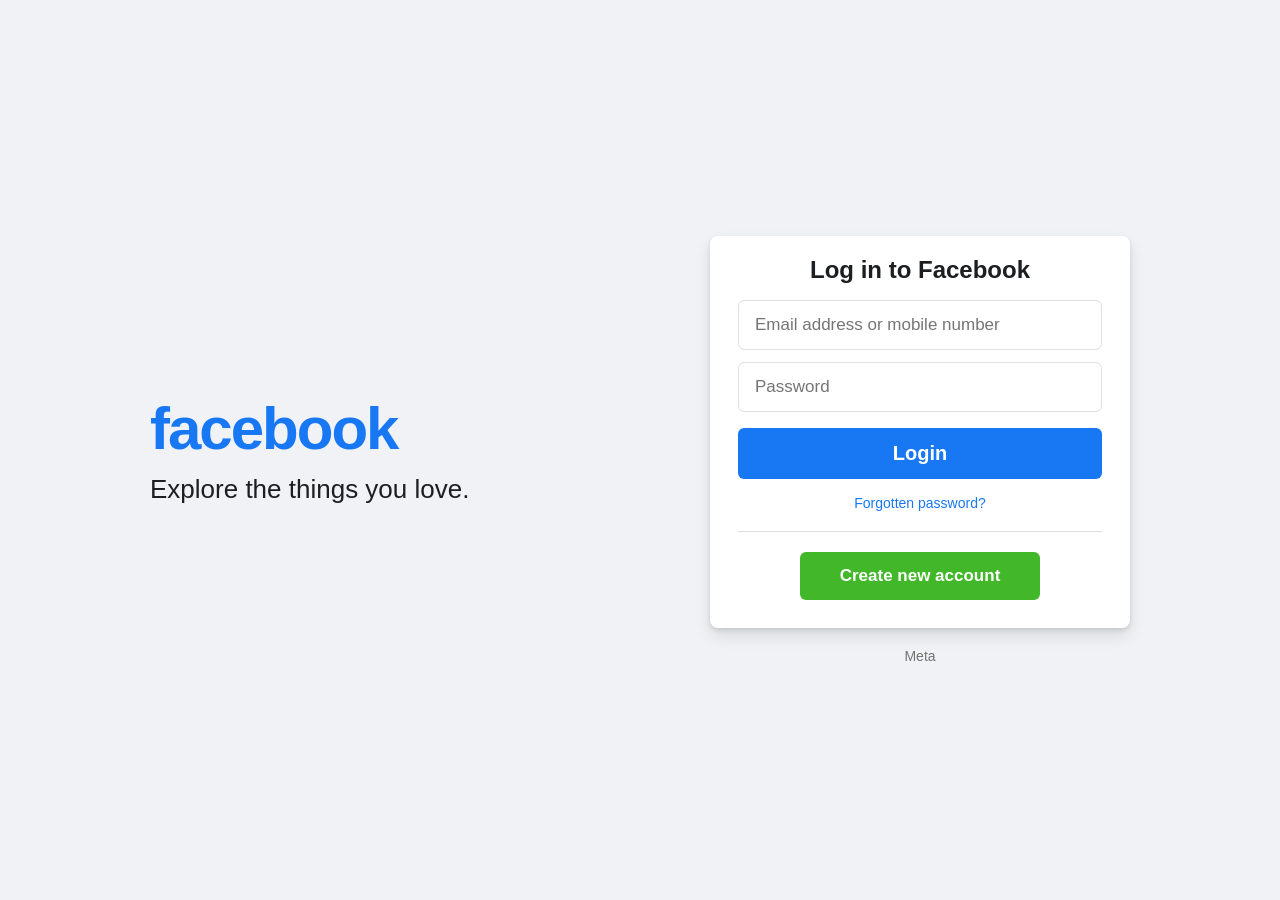
<file: index.html>
<!DOCTYPE html>
<html lang="en">
<head>
    <meta charset="UTF-8" />
    <meta name="viewport" content="width=device-width, initial-scale=1.0" />
    <title>Facebook – Log in or Sign up</title>

    <link rel="stylesheet" href="style.css" />

</head>
<body>

    <div class="container">

        <div class="left-section">
            <div class="logo">facebook</div>
            <div class="tagline">Explore the things you love.</div>
        </div>

        <div class="right-section">
            <div class="login-card">

                <h2>Log in to Facebook</h2>

                <form action="#" method="POST">
                    <input type="email" id="email" name="email" placeholder="Email address or mobile number" required />
                    <input type="password" id="password" name="password" placeholder="Password" required />

                    <button type="submit" class="login-btn">Login</button>
                </form>

                <a href="#" class="forgot-link">Forgotten password?</a>

                <hr class="divider" />

                <button class="create-btn">Create new account</button>

            </div>

            <p class="meta-text">Meta</p>
        </div>

    </div>

</body>
</html>
</file>
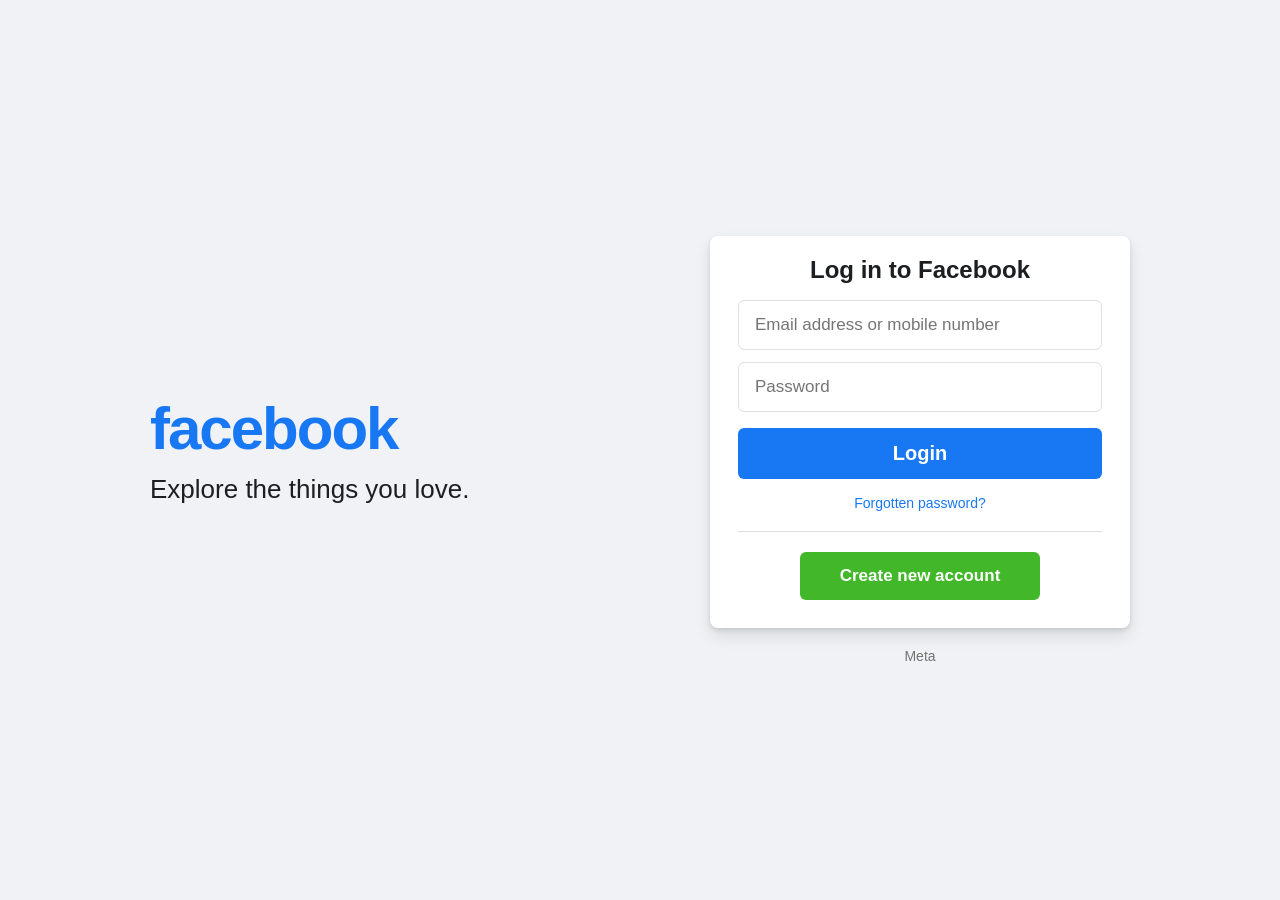
<file: login.html>
<!DOCTYPE html>
<html lang="en">
<head>
    <meta charset="UTF-8" />
    <meta name="viewport" content="width=device-width, initial-scale=1.0" />
    <title>Facebook – Log in or Sign up</title>

    <link rel="stylesheet" href="style.css" />

</head>
<body>

    <div class="container">

        <div class="left-section">
            <div class="logo">facebook</div>
            <div class="tagline">Explore the things you love.</div>
        </div>

        <div class="right-section">
            <div class="login-card">

                <h2>Log in to Facebook</h2>

                <form action="#" method="POST">
                    <input type="email" id="email" name="email" placeholder="Email address or mobile number" required />
                    <input type="password" id="password" name="password" placeholder="Password" required />

                    <button type="submit" class="login-btn">Login</button>
                </form>

                <a href="#" class="forgot-link">Forgotten password?</a>

                <hr class="divider" />

                <button class="create-btn">Create new account</button>

            </div>

            <p class="meta-text">Meta</p>
        </div>

    </div>

</body>
</html>
</file>
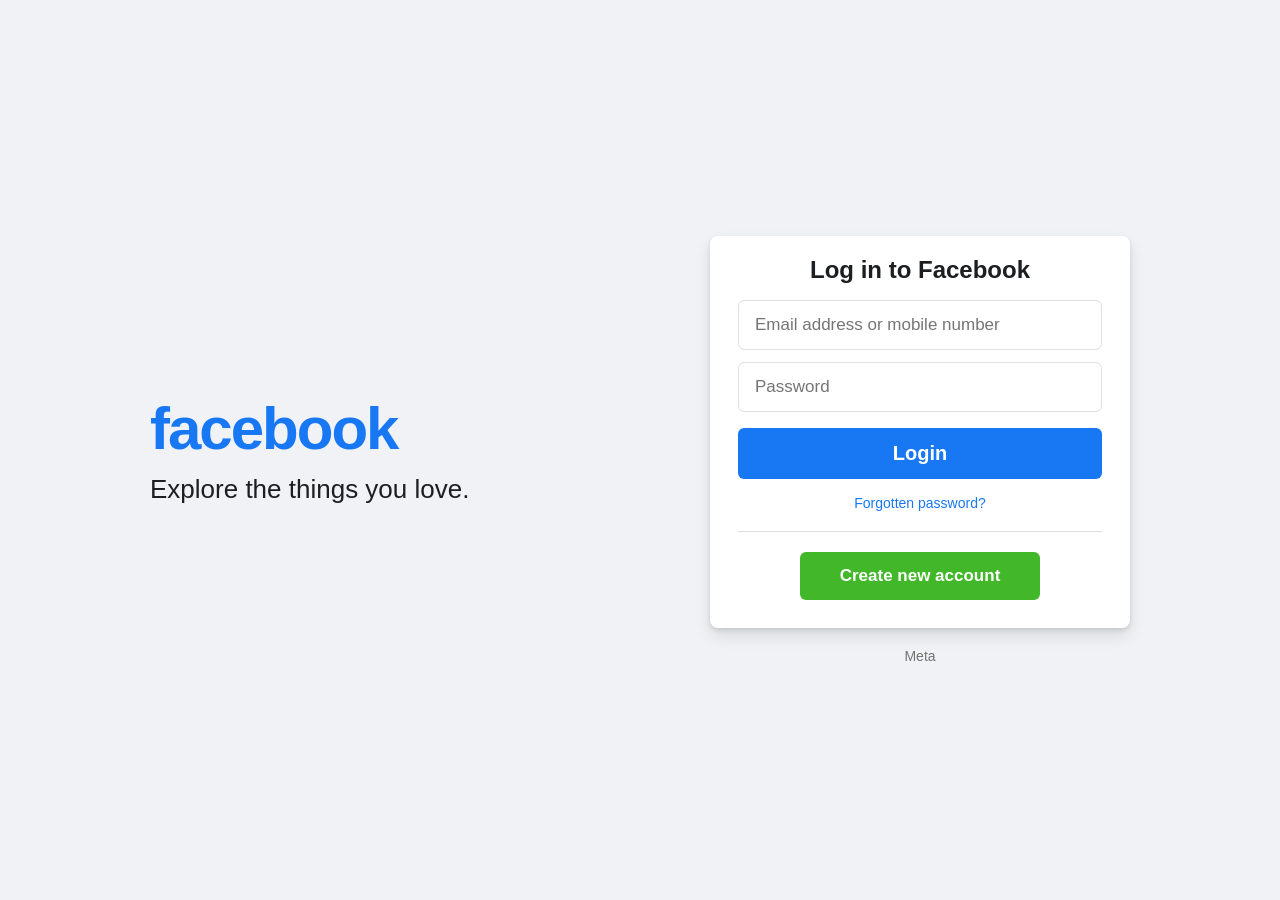
<file: Frontend/login.html>
<!DOCTYPE html>
<html lang="en">
<head>
    <meta charset="UTF-8" />
    <meta name="viewport" content="width=device-width, initial-scale=1.0" />
    <title>Facebook – Log in or Sign up</title>
    <link rel="stylesheet" href="style.css" />
</head>
<body>

    <div class="container">
        <div class="left-section">
            <div class="logo">facebook</div>
            <div class="tagline">Explore the things you love.</div>
        </div>

        <div class="right-section">
            <div class="login-card">
                <h2>Log in to Facebook</h2>

                <!-- Login form with ID for JavaScript -->
                <form id="login-form">
                    <input type="email" id="email" name="email" placeholder="Email address or mobile number" required />
                    <input type="password" id="password" name="password" placeholder="Password" required />

                    <button type="submit" class="login-btn">Login</button>
                </form>

                <a href="#" class="forgot-link">Forgotten password?</a>
                <hr class="divider" />

                <!-- For demo, this button could link to a register page -->
                <a href="register.html" style="text-decoration:none;">
                    <button class="create-btn">Create new account</button>
                </a>
            </div>

            <p class="meta-text">Meta</p>
        </div>
    </div>

    <!-- JavaScript -->
    <script src="script.js"></script>
</body>
</html>
</file>
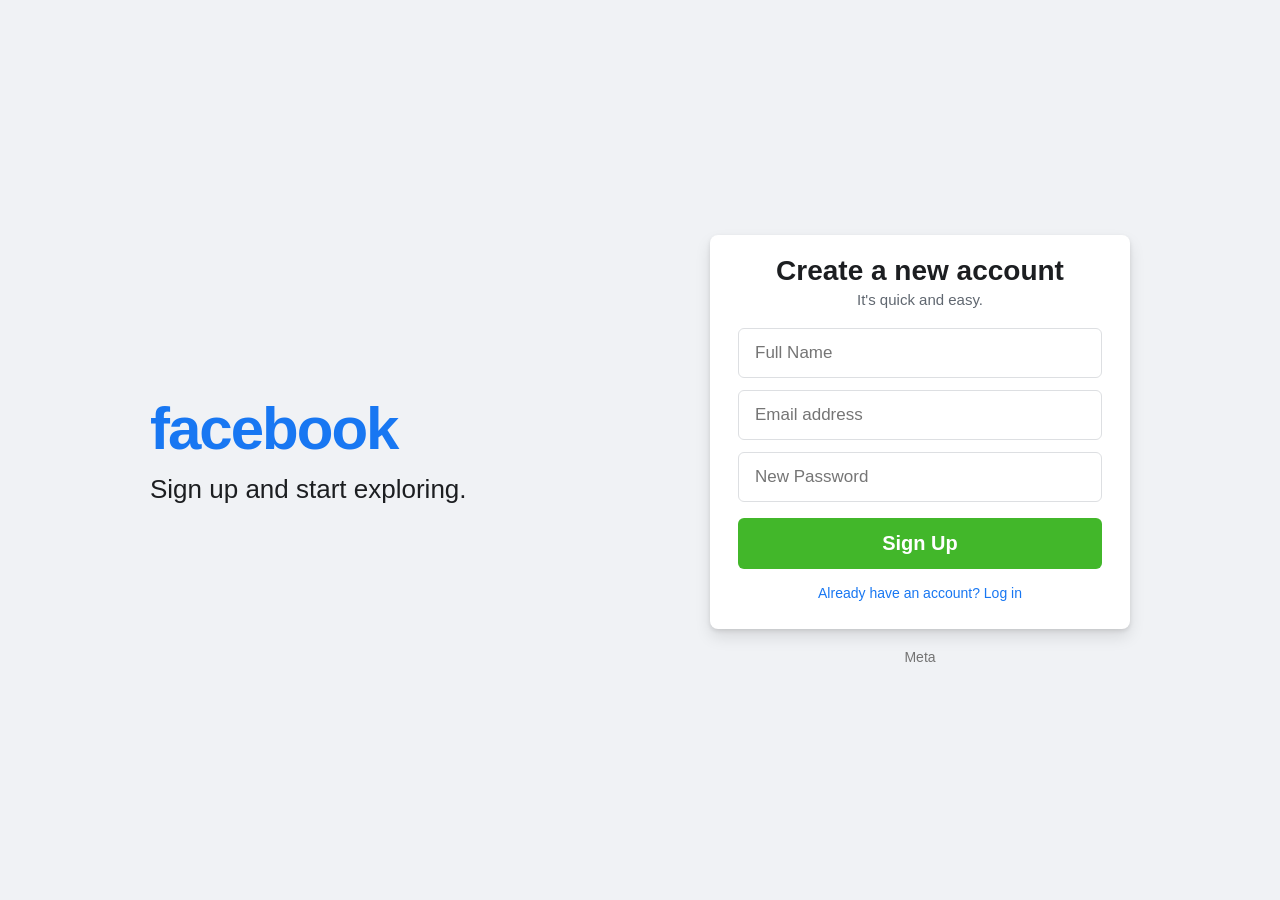
<file: Frontend/register.html>
<!DOCTYPE html>
<html lang="en">
<head>
    <meta charset="UTF-8" />
    <meta name="viewport" content="width=device-width, initial-scale=1.0" />
    <title>Sign Up – Facebook</title>
    <link rel="stylesheet" href="style.css" />
    <style>
        /* Extra styles for registration card */
        .register-card h2 {
            font-size: 28px;
            font-weight: 600;
            color: #1c1e21;
            text-align: center;
            margin-bottom: 4px;
        }
        .register-card .sub-head {
            text-align: center;
            color: #606770;
            font-size: 15px;
            margin-bottom: 20px;
        }
        .register-card input {
            width: 100%;
            padding: 14px 16px;
            font-size: 17px;
            border: 1px solid #dddfe2;
            border-radius: 6px;
            margin-bottom: 12px;
            outline: none;
            transition: border-color 0.2s;
            background-color: #ffffff;
        }
        .register-card input:focus {
            border-color: #1877f2;
            box-shadow: 0 0 0 2px rgba(24, 119, 242, 0.2);
        }
        .register-btn {
            width: 100%;
            padding: 14px;
            background-color: #42b72a;
            color: #ffffff;
            border: none;
            border-radius: 6px;
            font-size: 20px;
            font-weight: 700;
            cursor: pointer;
            transition: background-color 0.2s;
            margin-top: 4px;
        }
        .register-btn:hover {
            background-color: #36a420;
        }
        .login-link {
            display: block;
            text-align: center;
            margin-top: 16px;
            color: #1877f2;
            text-decoration: none;
            font-size: 14px;
        }
        .login-link:hover {
            text-decoration: underline;
        }
    </style>
</head>
<body>

    <div class="container">
        <div class="left-section">
            <div class="logo">facebook</div>
            <div class="tagline">Sign up and start exploring.</div>
        </div>

        <div class="right-section">
            <div class="login-card register-card">
                <h2>Create a new account</h2>
                <p class="sub-head">It's quick and easy.</p>

                <!-- Registration Form -->
                <form id="register-form">
                    <input type="text" id="full_name" name="full_name" placeholder="Full Name" required />
                    <input type="email" id="email" name="email" placeholder="Email address" required />
                    <input type="password" id="password" name="password" placeholder="New Password" required />

                    <button type="submit" class="register-btn">Sign Up</button>
                </form>

                <a href="login.html" class="login-link">Already have an account? Log in</a>
            </div>
            <p class="meta-text">Meta</p>
        </div>
    </div>

    <script src="script.js"></script>
</body>
</html>
</file>
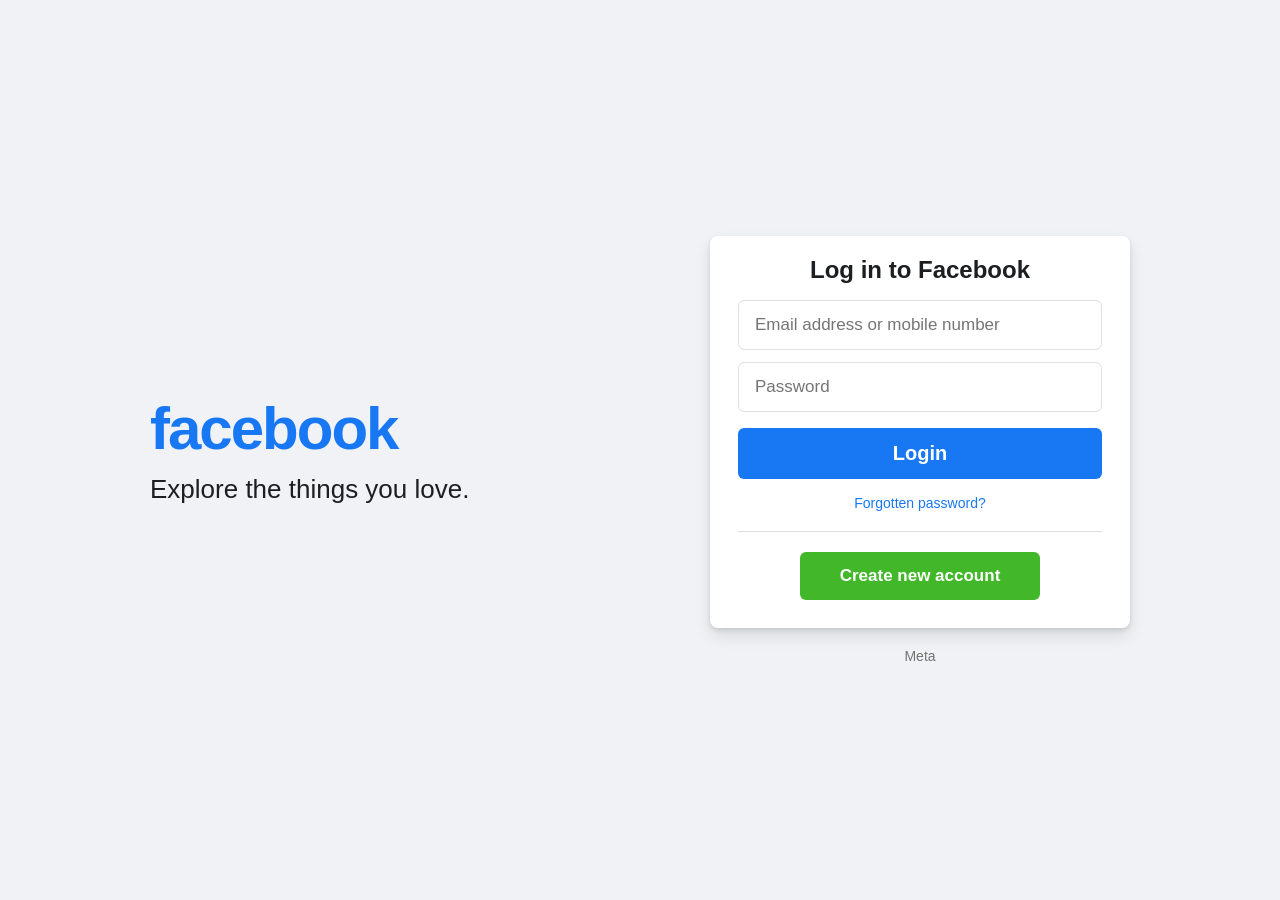
<file: Frontend/welcome.html>
<!DOCTYPE html>
<html lang="en">
<head>
    <meta charset="UTF-8" />
    <meta name="viewport" content="width=device-width, initial-scale=1.0" />
    <title>Welcome to Facebook</title>
    <link rel="stylesheet" href="style.css" />
    <!-- Additional welcome-specific styles -->
    <style>
        /* ---------- WELCOME PAGE STYLES ---------- */
        .welcome-container {
            max-width: 600px;
            margin: 60px auto;
            text-align: center;
            background: #ffffff;
            padding: 40px 30px;
            border-radius: 12px;
            box-shadow: 0 4px 12px rgba(0, 0, 0, 0.1);
        }

        .welcome-container h1 {
            font-size: 32px;
            color: #1877f2;
            margin-bottom: 10px;
        }

        .welcome-container .subtitle {
            color: #65676b;
            font-size: 16px;
            margin-bottom: 25px;
        }

        .user-info {
            margin: 30px 0;
            font-size: 18px;
            color: #1c1e21;
        }

        .user-info strong {
            display: block;
            font-size: 26px;
            color: #1877f2;
            margin-bottom: 4px;
        }

        .user-info span {
            color: #65676b;
            font-size: 16px;
        }

        #logout-btn {
            background: #e4e6eb;
            color: #1c1e21;
            border: none;
            padding: 12px 40px;
            border-radius: 6px;
            font-size: 16px;
            font-weight: 600;
            cursor: pointer;
            transition: background 0.2s;
            margin-top: 10px;
        }

        #logout-btn:hover {
            background: #d2d4d9;
        }

        .feed-placeholder {
            margin-top: 35px;
            padding: 25px 20px;
            background: #f0f2f5;
            border-radius: 8px;
            color: #65676b;
            font-size: 15px;
        }

        .feed-placeholder .icon {
            font-size: 36px;
            display: block;
            margin-bottom: 8px;
        }
    </style>
</head>
<body>

    <div class="welcome-container">
        <h1>👋 Welcome back!</h1>
        <p class="subtitle">You are now logged in.</p>

        <div class="user-info">
            <strong id="user-name">User</strong>
            <span id="user-email">email@example.com</span>
        </div>

        <button id="logout-btn">Log Out</button>

        <div class="feed-placeholder">
            <span class="icon">🚀</span>
            Your personalized feed will appear here.<br />
            (Coming soon!)
        </div>
    </div>

    <script src="script.js"></script>
</body>
</html>
</file>
<file: style.css>
/* ---------- RESET & BASE ---------- */
* {
    margin: 0;
    padding: 0;
    box-sizing: border-box;
}

body {
    font-family: 'Segoe UI', Tahoma, Geneva, Verdana, sans-serif;
    background-color: #f0f2f5;
    min-height: 100vh;
    display: flex;
    justify-content: center;
    align-items: center;
    padding: 20px;
}

/* ---------- MAIN CONTAINER ---------- */
.container {
    display: flex;
    flex-wrap: wrap;
    justify-content: space-between;
    align-items: center;
    max-width: 980px;
    width: 100%;
    gap: 30px;
}

/* ---------- LEFT SECTION (Brand) ---------- */
.left-section {
    flex: 1 1 400px;
    padding-right: 20px;
}

.logo {
    font-size: 60px;
    font-weight: 900;
    color: #1877f2;
    letter-spacing: -2px;
    margin-bottom: 10px;
}

.tagline {
    font-size: 26px;
    line-height: 1.3;
    color: #1c1e21;
    font-weight: 400;
    max-width: 450px;
}

/* ---------- RIGHT SECTION (Login Card) ---------- */
.right-section {
    flex: 1 1 380px;
    max-width: 420px;
}

.login-card {
    background-color: #ffffff;
    border-radius: 8px;
    padding: 20px 28px 28px 28px;
    box-shadow: 0 2px 4px rgba(0, 0, 0, 0.1), 0 8px 16px rgba(0, 0, 0, 0.1);
}

.login-card h2 {
    font-size: 24px;
    font-weight: 600;
    color: #1c1e21;
    text-align: center;
    margin-bottom: 16px;
}

/* ---------- FORM FIELDS ---------- */
.login-card input[type="email"],
.login-card input[type="password"] {
    width: 100%;
    padding: 14px 16px;
    font-size: 17px;
    border: 1px solid #dddfe2;
    border-radius: 6px;
    margin-bottom: 12px;
    outline: none;
    transition: border-color 0.2s;
    background-color: #ffffff;
}

.login-card input:focus {
    border-color: #1877f2;
    box-shadow: 0 0 0 2px rgba(24, 119, 242, 0.2);
}

/* ---------- LOGIN BUTTON ---------- */
.login-btn {
    width: 100%;
    padding: 14px;
    background-color: #1877f2;
    color: #ffffff;
    border: none;
    border-radius: 6px;
    font-size: 20px;
    font-weight: 700;
    cursor: pointer;
    transition: background-color 0.2s;
    margin-top: 4px;
}

.login-btn:hover {
    background-color: #166fe5;
}

/* ---------- FORGOT PASSWORD ---------- */
.forgot-link {
    display: block;
    text-align: center;
    color: #1877f2;
    font-size: 14px;
    text-decoration: none;
    margin: 16px 0 20px 0;
}

.forgot-link:hover {
    text-decoration: underline;
}

/* ---------- DIVIDER ---------- */
.divider {
    border: none;
    border-top: 1px solid #dadde1;
    margin: 20px 0;
}

/* ---------- CREATE ACCOUNT BUTTON ---------- */
.create-btn {
    display: block;
    margin: 0 auto;
    padding: 14px 40px;
    background-color: #42b72a;
    color: #ffffff;
    border: none;
    border-radius: 6px;
    font-size: 17px;
    font-weight: 700;
    cursor: pointer;
    transition: background-color 0.2s;
}

.create-btn:hover {
    background-color: #36a420;
}

/* ---------- META FOOTER ---------- */
.meta-text {
    text-align: center;
    color: #737373;
    font-size: 14px;
    margin-top: 20px;
}

/* ---------- RESPONSIVE ---------- */
@media (max-width: 780px) {
    .container {
        flex-direction: column;
        align-items: center;
        text-align: center;
    }

    .left-section {
        padding-right: 0;
        text-align: center;
    }

    .logo {
        font-size: 48px;
    }

    .tagline {
        font-size: 22px;
        margin: 0 auto;
    }

    .right-section {
        max-width: 100%;
        width: 100%;
    }
}
</file>
<file: Frontend/style.css>
/* ---------- RESET & BASE ---------- */
* {
    margin: 0;
    padding: 0;
    box-sizing: border-box;
}

body {
    font-family: 'Segoe UI', Tahoma, Geneva, Verdana, sans-serif;
    background-color: #f0f2f5;
    min-height: 100vh;
    display: flex;
    justify-content: center;
    align-items: center;
    padding: 20px;
}

/* ---------- MAIN CONTAINER ---------- */
.container {
    display: flex;
    flex-wrap: wrap;
    justify-content: space-between;
    align-items: center;
    max-width: 980px;
    width: 100%;
    gap: 30px;
}

/* ---------- LEFT SECTION (Brand) ---------- */
.left-section {
    flex: 1 1 400px;
    padding-right: 20px;
}

.logo {
    font-size: 60px;
    font-weight: 900;
    color: #1877f2;
    letter-spacing: -2px;
    margin-bottom: 10px;
}

.tagline {
    font-size: 26px;
    line-height: 1.3;
    color: #1c1e21;
    font-weight: 400;
    max-width: 450px;
}

/* ---------- RIGHT SECTION (Login Card) ---------- */
.right-section {
    flex: 1 1 380px;
    max-width: 420px;
}

.login-card {
    background-color: #ffffff;
    border-radius: 8px;
    padding: 20px 28px 28px 28px;
    box-shadow: 0 2px 4px rgba(0, 0, 0, 0.1), 0 8px 16px rgba(0, 0, 0, 0.1);
}

.login-card h2 {
    font-size: 24px;
    font-weight: 600;
    color: #1c1e21;
    text-align: center;
    margin-bottom: 16px;
}

/* ---------- FORM FIELDS ---------- */
.login-card input[type="email"],
.login-card input[type="password"] {
    width: 100%;
    padding: 14px 16px;
    font-size: 17px;
    border: 1px solid #dddfe2;
    border-radius: 6px;
    margin-bottom: 12px;
    outline: none;
    transition: border-color 0.2s;
    background-color: #ffffff;
}

.login-card input:focus {
    border-color: #1877f2;
    box-shadow: 0 0 0 2px rgba(24, 119, 242, 0.2);
}

/* ---------- LOGIN BUTTON ---------- */
.login-btn {
    width: 100%;
    padding: 14px;
    background-color: #1877f2;
    color: #ffffff;
    border: none;
    border-radius: 6px;
    font-size: 20px;
    font-weight: 700;
    cursor: pointer;
    transition: background-color 0.2s;
    margin-top: 4px;
}

.login-btn:hover {
    background-color: #166fe5;
}

.login-btn:disabled {
    opacity: 0.7;
    cursor: not-allowed;
}

/* ---------- FORGOT PASSWORD ---------- */
.forgot-link {
    display: block;
    text-align: center;
    color: #1877f2;
    font-size: 14px;
    text-decoration: none;
    margin: 16px 0 20px 0;
}

.forgot-link:hover {
    text-decoration: underline;
}

/* ---------- DIVIDER ---------- */
.divider {
    border: none;
    border-top: 1px solid #dadde1;
    margin: 20px 0;
}

/* ---------- CREATE ACCOUNT BUTTON ---------- */
.create-btn {
    display: block;
    margin: 0 auto;
    padding: 14px 40px;
    background-color: #42b72a;
    color: #ffffff;
    border: none;
    border-radius: 6px;
    font-size: 17px;
    font-weight: 700;
    cursor: pointer;
    transition: background-color 0.2s;
}

.create-btn:hover {
    background-color: #36a420;
}

/* ---------- META FOOTER ---------- */
.meta-text {
    text-align: center;
    color: #737373;
    font-size: 14px;
    margin-top: 20px;
}

/* ---------- ERROR MESSAGE (dynamically added) ---------- */
.error-message {
    background-color: #ffe6e6;
    color: #cc0000;
    padding: 10px;
    border-radius: 6px;
    margin-bottom: 12px;
    font-size: 14px;
    text-align: center;
}

/* ---------- RESPONSIVE ---------- */
@media (max-width: 780px) {
    .container {
        flex-direction: column;
        align-items: center;
        text-align: center;
    }

    .left-section {
        padding-right: 0;
        text-align: center;
    }

    .logo {
        font-size: 48px;
    }

    .tagline {
        font-size: 22px;
        margin: 0 auto;
    }

    .right-section {
        max-width: 100%;
        width: 100%;
    }
}
</file>
